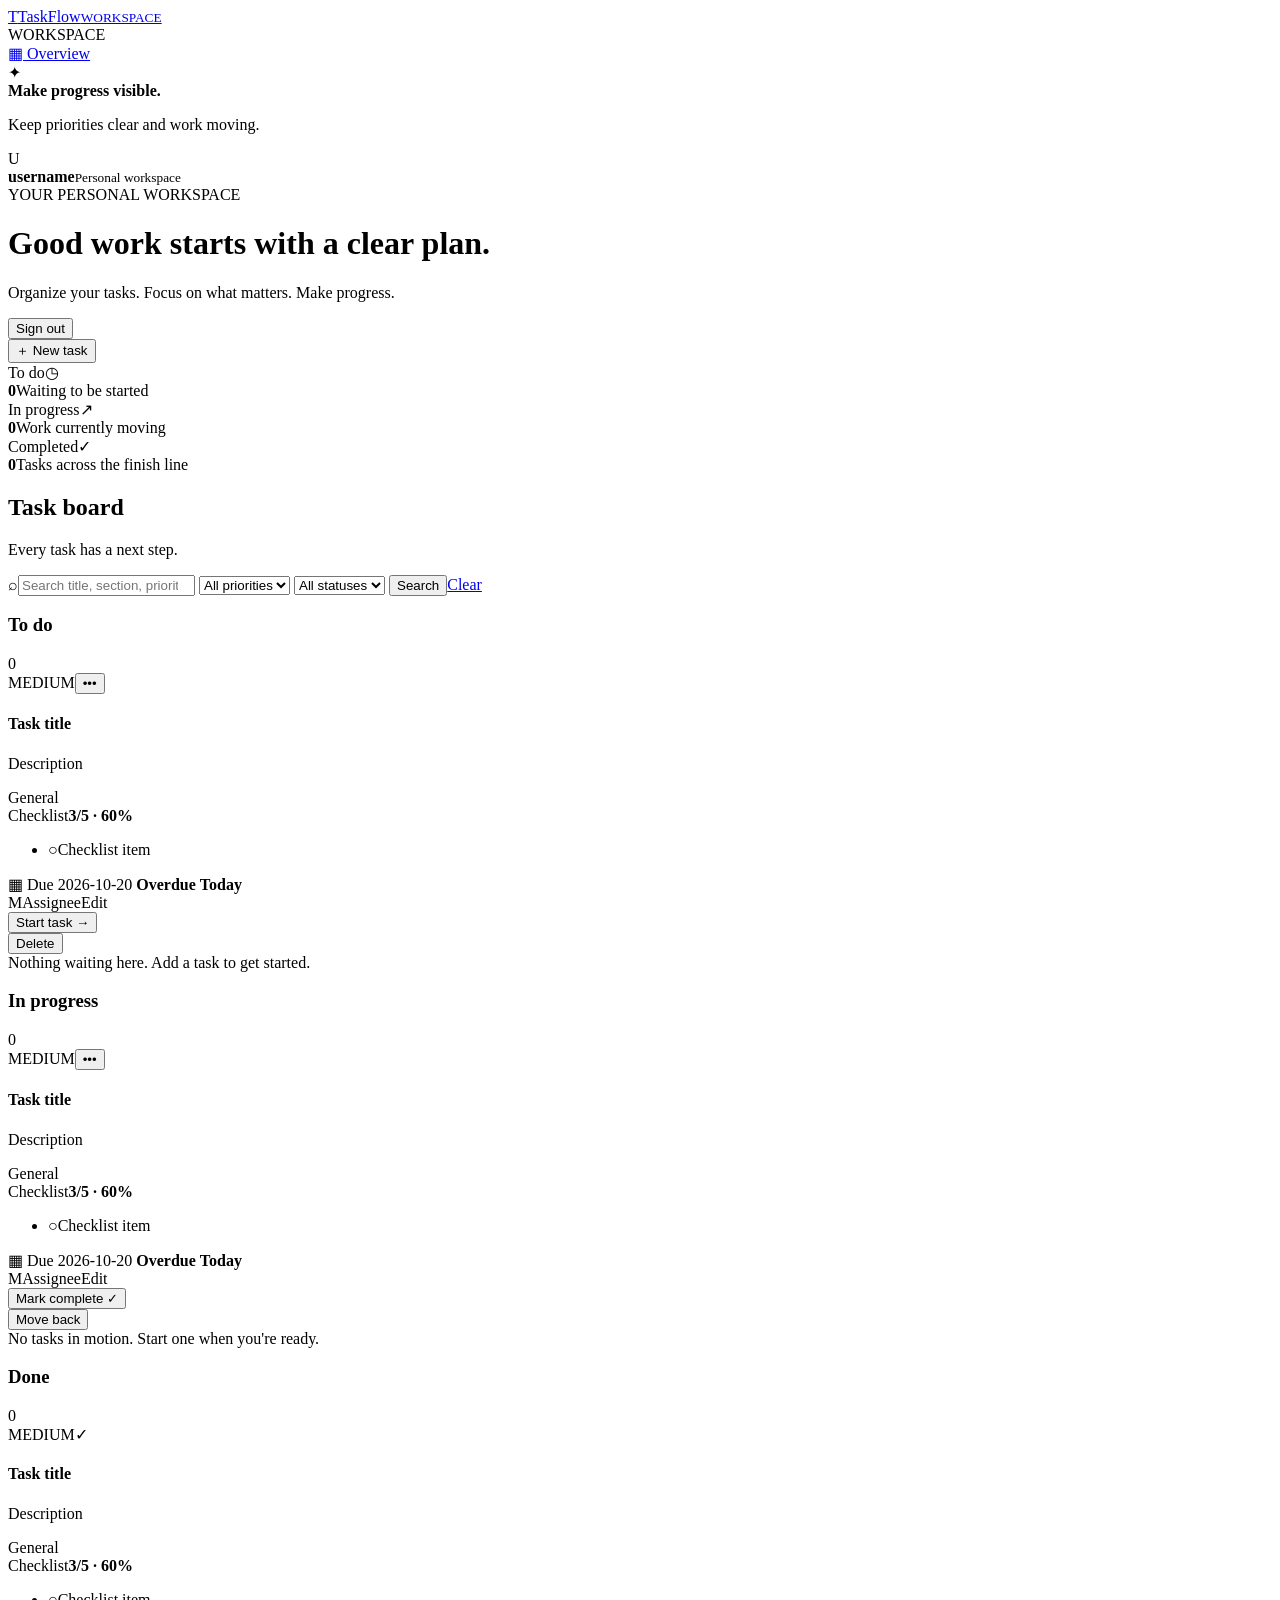
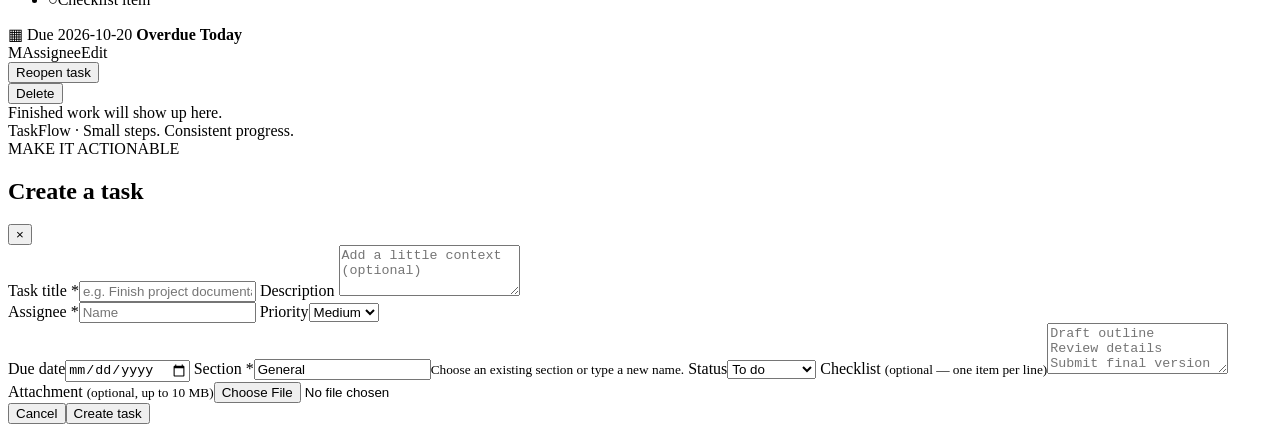
<file: src/main/resources/templates/index.html>
<!DOCTYPE html>
<html lang="en" xmlns:th="http://www.thymeleaf.org">
<head>
  <meta charset="UTF-8"><meta name="viewport" content="width=device-width, initial-scale=1">
  <meta name="_csrf" th:content="${_csrf.token}"><meta name="_csrf_header" th:content="${_csrf.headerName}">
  <title>TaskFlow — Workspace</title>
  <link rel="stylesheet" th:href="@{/css/styles.css}">
  <script defer th:src="@{/js/app.js}"></script>
</head>
<body>
<div class="app-shell">
  <aside class="sidebar">
    <a class="brand" href="/"><span class="brand-mark">T</span><span>TaskFlow<small>WORKSPACE</small></span></a>
    <div class="side-label">WORKSPACE</div>
    <a class="nav-item active" href="/"><span>▦</span> Overview</a>
    <div class="sidebar-note"><span class="note-icon">✦</span><div><b>Make progress visible.</b><p>Keep priorities clear and work moving.</p></div></div>
    <div class="side-bottom"><span class="avatar" th:text="${#strings.substring(currentUsername,0,1).toUpperCase()}">U</span><div><b th:text="${currentUsername}">username</b><small>Personal workspace</small></div></div>
  </aside>
  <main class="main-content">
    <header class="topbar"><div><span class="eyebrow">YOUR PERSONAL WORKSPACE</span><h1>Good work starts with a clear plan.</h1><p class="subheading">Organize your tasks. Focus on what matters. Make progress.</p></div><div class="topbar-actions"><form method="post" th:action="@{/logout}"><button class="secondary-button" type="submit">Sign out</button></form><button class="primary-button" type="button" data-open-modal>＋ New task</button></div></header>

    <div class="flash success" th:if="${success}" th:text="${success}"></div>
    <div class="flash error" th:if="${error}" th:text="${error}"></div>

    <section class="stats-grid">
      <article class="stat-card"><div class="stat-top"><span class="stat-label">To do</span><span class="stat-icon purple">◷</span></div><strong th:text="${todoCount}">0</strong><span class="stat-foot">Waiting to be started</span></article>
      <article class="stat-card"><div class="stat-top"><span class="stat-label">In progress</span><span class="stat-icon blue">↗</span></div><strong th:text="${progressCount}">0</strong><span class="stat-foot">Work currently moving</span></article>
      <article class="stat-card"><div class="stat-top"><span class="stat-label">Completed</span><span class="stat-icon green">✓</span></div><strong th:text="${doneCount}">0</strong><span class="stat-foot">Tasks across the finish line</span></article>
    </section>

    <section class="board-header"><div><h2>Task board</h2><p>Every task has a next step.</p></div>
      <form class="filters" method="get" action="/">
        <label class="search-box"><span>⌕</span><input type="search" name="query" placeholder="Search title, section, priority, assignee..." aria-label="Search tasks by title, description, assignee, section, priority, or status" th:value="${query}"></label>
        <select name="priority" aria-label="Filter by priority"><option value="">All priorities</option><option th:each="p : ${priorities}" th:value="${p}" th:text="${p}" th:selected="${p == selectedPriority}"></option></select>
        <select name="status" aria-label="Filter by status"><option value="">All statuses</option><option th:each="s : ${statuses}" th:value="${s}" th:text="${s.toString().replace('_',' ')}" th:selected="${s == selectedStatus}"></option></select>
        <button class="filter-button" type="submit">Search</button><a class="clear-link" href="/">Clear</a>
      </form>
    </section>

    <section class="board">
      <div class="board-column">
        <div class="column-heading"><span class="column-dot todo-dot"></span><h3>To do</h3><span class="column-count" th:text="${#lists.size(tasks.?[status.name() == 'TODO'])}">0</span></div>
        <div class="task-list" th:attr="data-status='TODO'">
          <article class="task-card" draggable="true" th:attr="data-task-id=${task.id},data-task-status=${task.status.name()},data-checklist-total=${task.checklistTotal},data-checklist-completed=${task.checklistCompleted},data-checklist-percent=${task.checklistPercent}" th:each="task : ${tasks}" th:if="${task.status.name() == 'TODO'}">
            <div class="card-top"><span class="priority" th:classappend="${' priority-' + task.priority.name().toLowerCase()}" th:text="${task.priority}">MEDIUM</span><button class="more-button" type="button" aria-label="Task actions">•••</button></div>
            <h4 th:text="${task.title}">Task title</h4><p class="task-description" th:text="${task.description}">Description</p>
            <div class="task-section-chip" th:text="${task.section}">General</div>
            <section class="card-checklist" th:if="${task.checklistTotal > 0}" aria-label="Checklist progress">
              <div class="checklist-progress-label"><span>Checklist</span><strong th:text="${task.checklistCompleted + '/' + task.checklistTotal + ' · ' + task.checklistPercent + '%'}">3/5 · 60%</strong></div>
              <div class="progress-track" role="progressbar" th:attr="aria-valuenow=${task.checklistPercent},aria-valuemin=0,aria-valuemax=100,aria-label=${'Checklist progress for ' + task.title}"><span class="progress-fill" th:style="${'width:' + task.checklistPercent + '%'}"></span></div>
              <ul class="card-checklist-items"><li th:each="item : ${task.checklistItems}" th:classappend="${item.completed ? ' checklist-done' : ''}"><span class="item-check" th:text="${item.completed ? '✓' : '○'}">○</span><span th:text="${item.text}">Checklist item</span></li></ul>
            </section>
            <div class="due-date" th:if="${task.dueDate != null}" th:classappend="${task.status.name() != 'DONE' and task.dueDate.isBefore(T(java.time.LocalDate).now()) ? ' overdue' : (task.status.name() != 'DONE' and task.dueDate.equals(T(java.time.LocalDate).now()) ? ' due-today' : '')}">
              <span>▦</span> Due <time th:text="${task.dueDate}">2026-10-20</time>
              <strong th:if="${task.status.name() != 'DONE' and task.dueDate.isBefore(T(java.time.LocalDate).now())}">Overdue</strong>
              <strong th:if="${task.status.name() != 'DONE' and task.dueDate.equals(T(java.time.LocalDate).now())}">Today</strong>
            </div>
            <div class="card-footer"><span class="assignee"><span class="mini-avatar" th:text="${#strings.substring(task.assignee,0,1).toUpperCase()}">M</span><span th:text="${task.assignee}">Assignee</span></span><a class="edit-link" th:href="@{/tasks/{id}/edit(id=${task.id})}">Edit</a></div>
            <div class="card-actions"><form method="post" th:action="@{/tasks/{id}/status(id=${task.id})}"><input type="hidden" name="status" value="IN_PROGRESS"><button type="submit">Start task →</button></form><form method="post" th:action="@{/tasks/{id}/delete(id=${task.id})}" data-confirm-delete><button class="delete-link" type="submit">Delete</button></form></div>
          </article>
          <div class="empty-state" th:if="${#lists.isEmpty(tasks.?[status.name() == 'TODO'])}">Nothing waiting here. Add a task to get started.</div>
        </div>
      </div>
      <div class="board-column">
        <div class="column-heading"><span class="column-dot progress-dot"></span><h3>In progress</h3><span class="column-count" th:text="${#lists.size(tasks.?[status.name() == 'IN_PROGRESS'])}">0</span></div>
        <div class="task-list" th:attr="data-status='IN_PROGRESS'">
          <article class="task-card" draggable="true" th:attr="data-task-id=${task.id},data-task-status=${task.status.name()},data-checklist-total=${task.checklistTotal},data-checklist-completed=${task.checklistCompleted},data-checklist-percent=${task.checklistPercent}" th:each="task : ${tasks}" th:if="${task.status.name() == 'IN_PROGRESS'}">
            <div class="card-top"><span class="priority" th:classappend="${' priority-' + task.priority.name().toLowerCase()}" th:text="${task.priority}">MEDIUM</span><button class="more-button" type="button" aria-label="Task actions">•••</button></div>
            <h4 th:text="${task.title}">Task title</h4><p class="task-description" th:text="${task.description}">Description</p>
            <div class="task-section-chip" th:text="${task.section}">General</div>
            <section class="card-checklist" th:if="${task.checklistTotal > 0}" aria-label="Checklist progress">
              <div class="checklist-progress-label"><span>Checklist</span><strong th:text="${task.checklistCompleted + '/' + task.checklistTotal + ' · ' + task.checklistPercent + '%'}">3/5 · 60%</strong></div>
              <div class="progress-track" role="progressbar" th:attr="aria-valuenow=${task.checklistPercent},aria-valuemin=0,aria-valuemax=100,aria-label=${'Checklist progress for ' + task.title}"><span class="progress-fill" th:style="${'width:' + task.checklistPercent + '%'}"></span></div>
              <ul class="card-checklist-items"><li th:each="item : ${task.checklistItems}" th:classappend="${item.completed ? ' checklist-done' : ''}"><span class="item-check" th:text="${item.completed ? '✓' : '○'}">○</span><span th:text="${item.text}">Checklist item</span></li></ul>
            </section>
            <div class="due-date" th:if="${task.dueDate != null}" th:classappend="${task.status.name() != 'DONE' and task.dueDate.isBefore(T(java.time.LocalDate).now()) ? ' overdue' : (task.status.name() != 'DONE' and task.dueDate.equals(T(java.time.LocalDate).now()) ? ' due-today' : '')}">
              <span>▦</span> Due <time th:text="${task.dueDate}">2026-10-20</time>
              <strong th:if="${task.status.name() != 'DONE' and task.dueDate.isBefore(T(java.time.LocalDate).now())}">Overdue</strong>
              <strong th:if="${task.status.name() != 'DONE' and task.dueDate.equals(T(java.time.LocalDate).now())}">Today</strong>
            </div>
            <div class="card-footer"><span class="assignee"><span class="mini-avatar" th:text="${#strings.substring(task.assignee,0,1).toUpperCase()}">M</span><span th:text="${task.assignee}">Assignee</span></span><a class="edit-link" th:href="@{/tasks/{id}/edit(id=${task.id})}">Edit</a></div>
            <div class="card-actions"><form method="post" th:action="@{/tasks/{id}/status(id=${task.id})}" data-confirm-complete><input type="hidden" name="status" value="DONE"><input type="hidden" name="allowIncompleteChecklist" value="false"><input type="hidden" name="markChecklistComplete" value="false"><button type="submit">Mark complete ✓</button></form><form method="post" th:action="@{/tasks/{id}/status(id=${task.id})}"><input type="hidden" name="status" value="TODO"><button class="muted-action" type="submit">Move back</button></form></div>
          </article>
          <div class="empty-state" th:if="${#lists.isEmpty(tasks.?[status.name() == 'IN_PROGRESS'])}">No tasks in motion. Start one when you're ready.</div>
        </div>
      </div>
      <div class="board-column">
        <div class="column-heading"><span class="column-dot done-dot"></span><h3>Done</h3><span class="column-count" th:text="${#lists.size(tasks.?[status.name() == 'DONE'])}">0</span></div>
        <div class="task-list" th:attr="data-status='DONE'">
          <article class="task-card completed-card" draggable="true" th:attr="data-task-id=${task.id},data-task-status=${task.status.name()},data-checklist-total=${task.checklistTotal},data-checklist-completed=${task.checklistCompleted},data-checklist-percent=${task.checklistPercent}" th:each="task : ${tasks}" th:if="${task.status.name() == 'DONE'}">
            <div class="card-top"><span class="priority" th:classappend="${' priority-' + task.priority.name().toLowerCase()}" th:text="${task.priority}">MEDIUM</span><span class="done-check">✓</span></div>
            <h4 th:text="${task.title}">Task title</h4><p class="task-description" th:text="${task.description}">Description</p>
            <div class="task-section-chip" th:text="${task.section}">General</div>
            <section class="card-checklist" th:if="${task.checklistTotal > 0}" aria-label="Checklist progress">
              <div class="checklist-progress-label"><span>Checklist</span><strong th:text="${task.checklistCompleted + '/' + task.checklistTotal + ' · ' + task.checklistPercent + '%'}">3/5 · 60%</strong></div>
              <div class="progress-track" role="progressbar" th:attr="aria-valuenow=${task.checklistPercent},aria-valuemin=0,aria-valuemax=100,aria-label=${'Checklist progress for ' + task.title}"><span class="progress-fill" th:style="${'width:' + task.checklistPercent + '%'}"></span></div>
              <ul class="card-checklist-items"><li th:each="item : ${task.checklistItems}" th:classappend="${item.completed ? ' checklist-done' : ''}"><span class="item-check" th:text="${item.completed ? '✓' : '○'}">○</span><span th:text="${item.text}">Checklist item</span></li></ul>
            </section>
            <div class="due-date" th:if="${task.dueDate != null}" th:classappend="${task.status.name() != 'DONE' and task.dueDate.isBefore(T(java.time.LocalDate).now()) ? ' overdue' : (task.status.name() != 'DONE' and task.dueDate.equals(T(java.time.LocalDate).now()) ? ' due-today' : '')}">
              <span>▦</span> Due <time th:text="${task.dueDate}">2026-10-20</time>
              <strong th:if="${task.status.name() != 'DONE' and task.dueDate.isBefore(T(java.time.LocalDate).now())}">Overdue</strong>
              <strong th:if="${task.status.name() != 'DONE' and task.dueDate.equals(T(java.time.LocalDate).now())}">Today</strong>
            </div>
            <div class="card-footer"><span class="assignee"><span class="mini-avatar" th:text="${#strings.substring(task.assignee,0,1).toUpperCase()}">M</span><span th:text="${task.assignee}">Assignee</span></span><a class="edit-link" th:href="@{/tasks/{id}/edit(id=${task.id})}">Edit</a></div>
            <div class="card-actions"><form method="post" th:action="@{/tasks/{id}/status(id=${task.id})}"><input type="hidden" name="status" value="IN_PROGRESS"><button class="muted-action" type="submit">Reopen task</button></form><form method="post" th:action="@{/tasks/{id}/delete(id=${task.id})}" data-confirm-delete><button class="delete-link" type="submit">Delete</button></form></div>
          </article>
          <div class="empty-state" th:if="${#lists.isEmpty(tasks.?[status.name() == 'DONE'])}">Finished work will show up here.</div>
        </div>
      </div>
    </section>
    <footer class="footer">TaskFlow <span>·</span> Small steps. Consistent progress.</footer>
  </main>
</div>

<div class="modal-backdrop" id="taskModal" aria-hidden="true">
  <section class="modal" role="dialog" aria-modal="true" aria-labelledby="modalTitle">
    <div class="modal-header"><div><span class="eyebrow">MAKE IT ACTIONABLE</span><h2 id="modalTitle">Create a task</h2></div><button type="button" class="close-button" data-close-modal aria-label="Close">×</button></div>
    <form method="post" enctype="multipart/form-data" th:action="@{/tasks}" class="task-form">
      <label>Task title <span>*</span><input name="title" maxlength="120" required placeholder="e.g. Finish project documentation"></label>
      <label>Description <textarea name="description" maxlength="2000" rows="3" placeholder="Add a little context (optional)"></textarea></label>
      <div class="form-row"><label>Assignee <span>*</span><input name="assignee" maxlength="80" required placeholder="Name"></label>
      <label>Priority<select name="priority"><option value="LOW">Low</option><option value="MEDIUM" selected>Medium</option><option value="HIGH">High</option></select></label></div>
      <label>Due date<input type="date" name="dueDate" min="2000-01-01"></label>
      <label>Section <span>*</span><input name="section" maxlength="80" list="sectionSuggestions" value="General" required placeholder="e.g. Job, College, Home"><datalist id="sectionSuggestions"><option th:each="section : ${sections}" th:value="${section}"></option><option value="Job"></option><option value="College"></option><option value="Home"></option></datalist><small>Choose an existing section or type a new name.</small></label>
      <label>Status<select name="status"><option value="TODO">To do</option><option value="IN_PROGRESS">In progress</option><option value="DONE">Done</option></select></label>
      <label>Checklist <small>(optional — one item per line)</small><textarea name="checklistItems" maxlength="3000" rows="3" placeholder="Draft outline&#10;Review details&#10;Submit final version"></textarea></label>
      <label>Attachment <small>(optional, up to 10 MB)</small><input type="file" name="file"></label>
      <div class="modal-actions"><button type="button" class="secondary-button" data-close-modal>Cancel</button><button type="submit" class="primary-button">Create task</button></div>
    </form>
  </section>
</div>
</body></html>
</file>
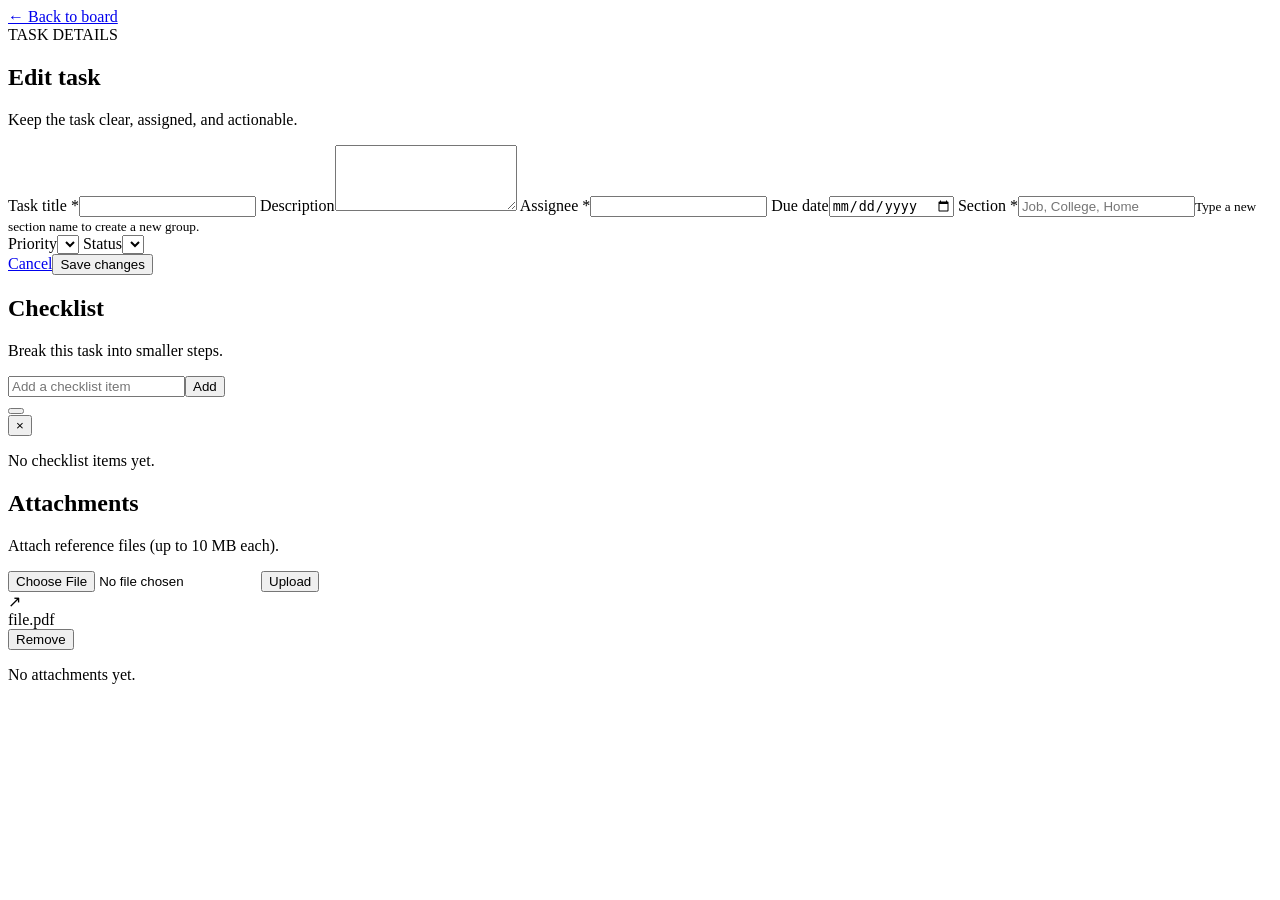
<file: src/main/resources/templates/edit.html>
<!DOCTYPE html>
<html lang="en" xmlns:th="http://www.thymeleaf.org">
<head><meta charset="UTF-8"><meta name="viewport" content="width=device-width, initial-scale=1"><title>Edit task — TaskFlow</title><link rel="stylesheet" th:href="@{/css/styles.css}"></head>
<body class="edit-page">
<main class="edit-container">
  <a href="/" class="back-link">← Back to board</a>
  <section class="edit-panel">
    <span class="eyebrow">TASK DETAILS</span><h1>Edit task</h1><p class="subheading">Keep the task clear, assigned, and actionable.</p>
    <div class="flash success" th:if="${success}" th:text="${success}"></div>
    <div class="flash error" th:if="${error}" th:text="${error}"></div>
    <form method="post" th:action="@{/tasks/{id}/edit(id=${taskId})}" th:object="${form}" class="task-form">
      <div class="field-error" th:each="e : ${#fields.errors('*')}" th:text="${e}"></div>
      <label>Task title <span>*</span><input th:field="*{title}" maxlength="120" required></label>
      <label>Description<textarea th:field="*{description}" maxlength="2000" rows="4"></textarea></label>
      <label>Assignee <span>*</span><input th:field="*{assignee}" maxlength="80" required></label>
      <label>Due date<input type="date" th:field="*{dueDate}"></label>
      <label>Section <span>*</span><input th:field="*{section}" maxlength="80" list="sectionSuggestions" required placeholder="Job, College, Home"><datalist id="sectionSuggestions"><option th:each="section : ${sections}" th:value="${section}"></option><option value="General"></option><option value="Job"></option><option value="College"></option><option value="Home"></option></datalist><small>Type a new section name to create a new group.</small></label>
      <div class="form-row"><label>Priority<select th:field="*{priority}"><option th:each="p : ${priorities}" th:value="${p}" th:text="${p}"></option></select></label>
      <label>Status<select th:field="*{status}"><option th:each="s : ${statuses}" th:value="${s}" th:text="${s.toString().replace('_',' ')}"></option></select></label></div>
      <div class="modal-actions"><a href="/" class="secondary-button button-link">Cancel</a><button type="submit" class="primary-button">Save changes</button></div>
    </form>
    <div class="task-extras">
      <section class="extra-panel"><h2>Checklist</h2><p class="subheading">Break this task into smaller steps.</p>
        <form method="post" th:action="@{/tasks/{id}/checklist(id=${taskId})}" class="inline-add"><input name="text" maxlength="180" required placeholder="Add a checklist item"><button class="primary-button" type="submit">Add</button></form>
        <div class="checklist-row" th:each="item : ${checklist}"><form method="post" th:action="@{/tasks/{id}/checklist/{itemId}/toggle(id=${taskId},itemId=${item.id})}"><input type="hidden" name="completed" th:value="${!item.completed}"><button type="submit" class="check-toggle" th:classappend="${item.completed ? ' checked' : ''}" th:text="${item.completed ? '✓' : '○'}" aria-label="Toggle checklist item"></button></form><span th:classappend="${item.completed ? ' checklist-done' : ''}" th:text="${item.text}"></span><form method="post" th:action="@{/tasks/{id}/checklist/{itemId}/delete(id=${taskId},itemId=${item.id})}"><button class="delete-link" type="submit" aria-label="Delete checklist item">×</button></form></div>
        <p class="muted-note" th:if="${#lists.isEmpty(checklist)}">No checklist items yet.</p>
      </section>
      <section class="extra-panel"><h2>Attachments</h2><p class="subheading">Attach reference files (up to 10 MB each).</p>
        <form method="post" enctype="multipart/form-data" th:action="@{/tasks/{id}/attachments(id=${taskId})}" class="inline-add upload-form"><input type="file" name="file" required><button class="primary-button" type="submit">Upload</button></form>
        <div class="attachment-row" th:each="attachment : ${attachments}"><span class="file-icon">↗</span><div class="attachment-name"><a th:href="@{/tasks/{id}/attachments/{attachmentId}(id=${taskId},attachmentId=${attachment.id})}" th:text="${attachment.originalName}">file.pdf</a><small th:text="${#numbers.formatDecimal(attachment.sizeBytes / 1024.0, 1, 1)} + ' KB'"></small></div><form method="post" th:action="@{/tasks/{id}/attachments/{attachmentId}/delete(id=${taskId},attachmentId=${attachment.id})}"><button class="delete-link" type="submit">Remove</button></form></div>
        <p class="muted-note" th:if="${#lists.isEmpty(attachments)}">No attachments yet.</p>
      </section>
    </div>
  </section>
</main>
<script>
(() => {
  const taskForm = document.querySelector('form.task-form');
  const extras = document.querySelector('.task-extras');
  if (!taskForm || !extras) return;

  let saving = false;

  extras.addEventListener('submit', async (event) => {
    const actionForm = event.target.closest('form');
    if (!actionForm || !extras.contains(actionForm)) return;

    const toggleButton = actionForm.querySelector('.check-toggle');
    const isToggle = Boolean(toggleButton);

    event.preventDefault();
    if (saving) return;
    if (!taskForm.reportValidity()) return;

    saving = true;
    const submitButton = event.submitter;
    if (submitButton) submitButton.disabled = true;

    try {
      // Save pending title/description/section/etc. before applying the extra action.
      const saveResponse = await fetch(taskForm.action, {
        method: 'POST',
        body: new FormData(taskForm),
        credentials: 'same-origin',
        redirect: 'follow'
      });
      const finalUrl = new URL(saveResponse.url, window.location.href);
      const editPath = new URL(taskForm.action, window.location.href).pathname;
      if (!saveResponse.ok || finalUrl.pathname === editPath) {
        window.location.assign(saveResponse.url || window.location.href);
        return;
      }

      if (isToggle) {
        // Toggle in the background so the browser doesn't jump to the top.
        const actionResponse = await fetch(actionForm.action, {
          method: 'POST',
          body: new FormData(actionForm),
          credentials: 'same-origin',
          redirect: 'follow'
        });
        if (!actionResponse.ok) throw new Error('Checklist update failed');

        const completed = actionForm.querySelector('input[name="completed"]').value === 'true';
        toggleButton.classList.toggle('checked', completed);
        toggleButton.textContent = completed ? '✓' : '○';
        toggleButton.setAttribute('aria-label', completed ? 'Mark checklist item incomplete' : 'Mark checklist item complete');
        const itemText = actionForm.closest('.checklist-row')?.querySelector('span');
        if (itemText) itemText.classList.toggle('checklist-done', completed);
        actionForm.querySelector('input[name="completed"]').value = String(!completed);
        saving = false;
        if (submitButton) submitButton.disabled = false;
        return;
      }

      // Other extra actions still use their existing server-rendered response.
      HTMLFormElement.prototype.submit.call(actionForm);
    } catch (error) {
      alert('Could not save your changes. Please try again.');
      saving = false;
      if (submitButton) submitButton.disabled = false;
    }
  });
})();
</script>
</body></html>
</file>
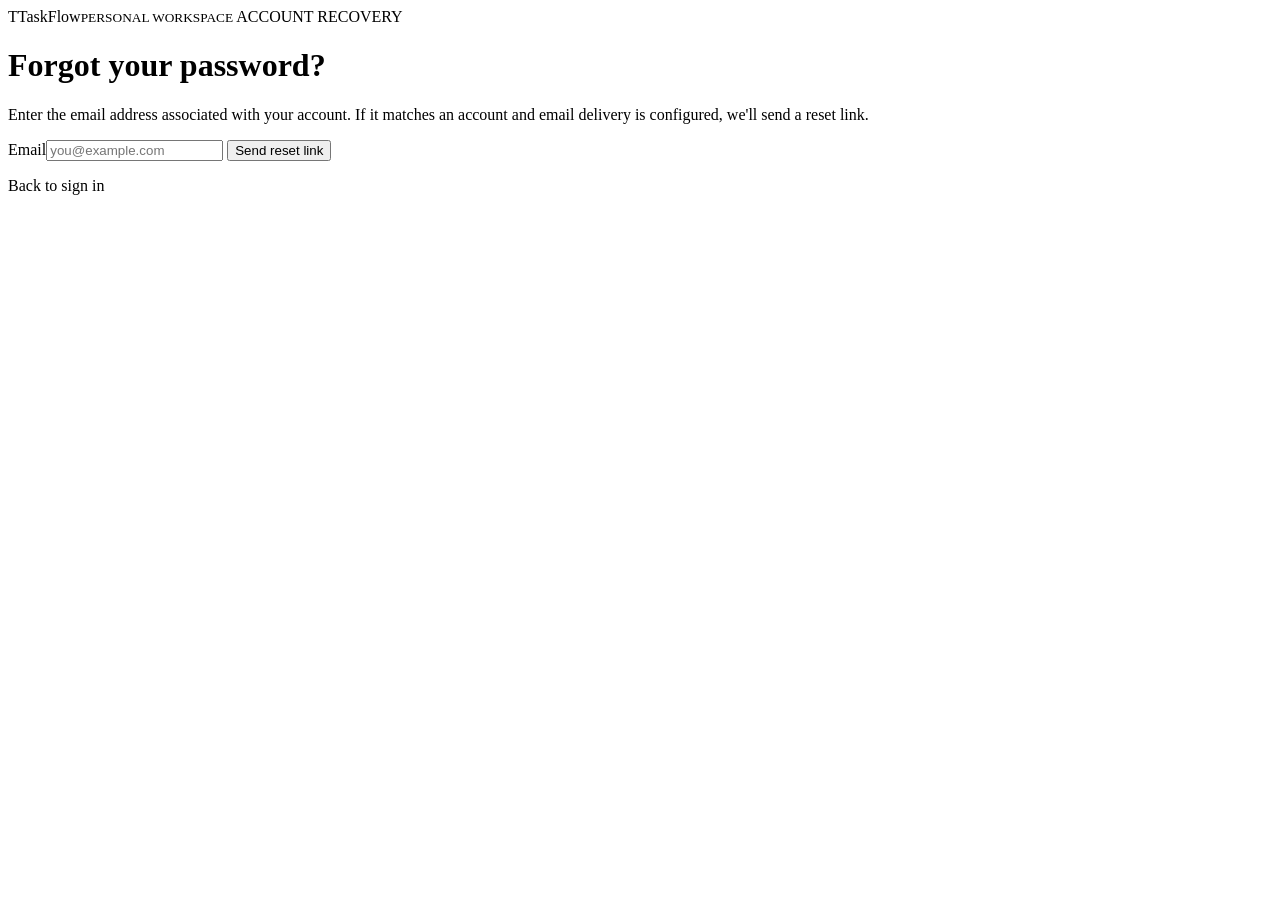
<file: src/main/resources/templates/forgot-password.html>
<!DOCTYPE html>
<html lang="en" xmlns:th="http://www.thymeleaf.org">
<head>
  <meta charset="UTF-8"><meta name="viewport" content="width=device-width, initial-scale=1">
  <title>Forgot password — TaskFlow</title><link rel="stylesheet" th:href="@{/css/styles.css}">
</head>
<body class="login-page">
  <main class="login-card">
    <a class="brand login-brand" th:href="@{/login}"><span class="brand-mark">T</span><span>TaskFlow<small>PERSONAL WORKSPACE</small></span></a>
    <span class="eyebrow">ACCOUNT RECOVERY</span>
    <h1>Forgot your password?</h1>
    <p class="subheading">Enter the email address associated with your account. If it matches an account and email delivery is configured, we'll send a reset link.</p>
    <div class="flash error" th:if="${error}" th:text="${error}"></div>
    <div class="flash success" th:if="${param.submitted}" th:text="${message} ?: 'If an account exists for that email and email delivery is configured, a reset link will be sent shortly.'"></div>
    <form method="post" th:action="@{/forgot-password}" class="task-form login-form">
      <label>Email<input name="email" type="email" autocomplete="email" required maxlength="254" placeholder="you@example.com"></label>
      <button type="submit" class="primary-button login-submit">Send reset link</button>
    </form>
    <p class="login-footnote"><a th:href="@{/login}">Back to sign in</a></p>
  </main>
</body>
</html>
</file>
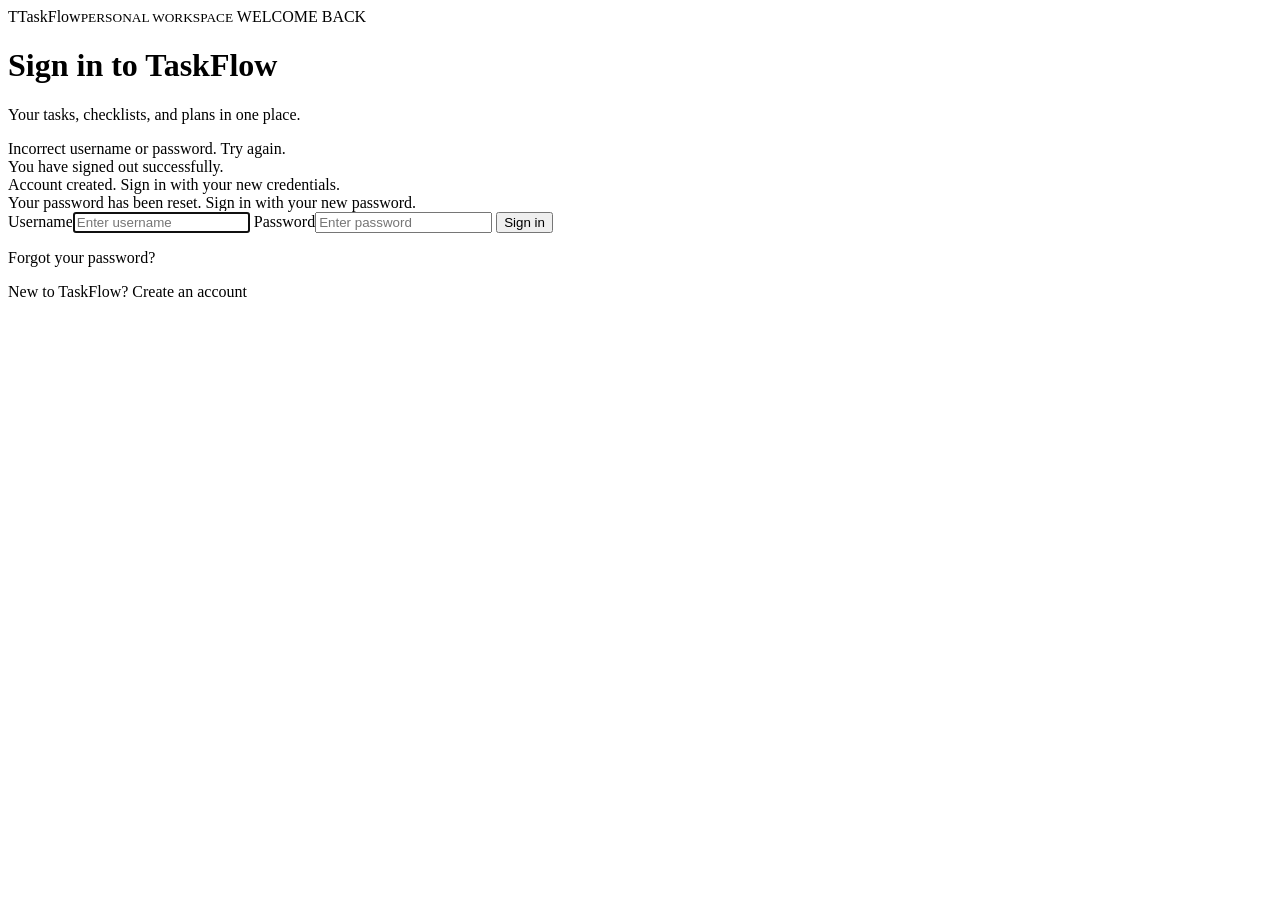
<file: src/main/resources/templates/login.html>
<!DOCTYPE html>
<html lang="en" xmlns:th="http://www.thymeleaf.org">
<head>
  <meta charset="UTF-8"><meta name="viewport" content="width=device-width, initial-scale=1">
  <title>Sign in — TaskFlow</title><link rel="stylesheet" th:href="@{/css/styles.css}">
</head>
<body class="login-page">
  <main class="login-card">
    <a class="brand login-brand" th:href="@{/}"><span class="brand-mark">T</span><span>TaskFlow<small>PERSONAL WORKSPACE</small></span></a>
    <span class="eyebrow">WELCOME BACK</span>
    <h1>Sign in to TaskFlow</h1>
    <p class="subheading">Your tasks, checklists, and plans in one place.</p>
    <div class="flash error" th:if="${param.error}">Incorrect username or password. Try again.</div>
    <div class="flash success" th:if="${param.logout}">You have signed out successfully.</div>
    <div class="flash success" th:if="${param.registered}">Account created. Sign in with your new credentials.</div>
    <div class="flash success" th:if="${param.passwordReset}">Your password has been reset. Sign in with your new password.</div>
    <div class="flash success" th:if="${success}" th:text="${success}"></div>
    <form method="post" th:action="@{/login}" class="task-form login-form">
      <label>Username<input name="username" autocomplete="username" required autofocus placeholder="Enter username"></label>
      <label>Password<input name="password" type="password" autocomplete="current-password" required placeholder="Enter password"></label>
      <button type="submit" class="primary-button login-submit">Sign in</button>
    </form>
    <p class="login-footnote"><a th:href="@{/forgot-password}">Forgot your password?</a></p>
    <p class="login-footnote">New to TaskFlow? <a th:href="@{/register}">Create an account</a></p>
  </main>
</body>
</html>
</file>
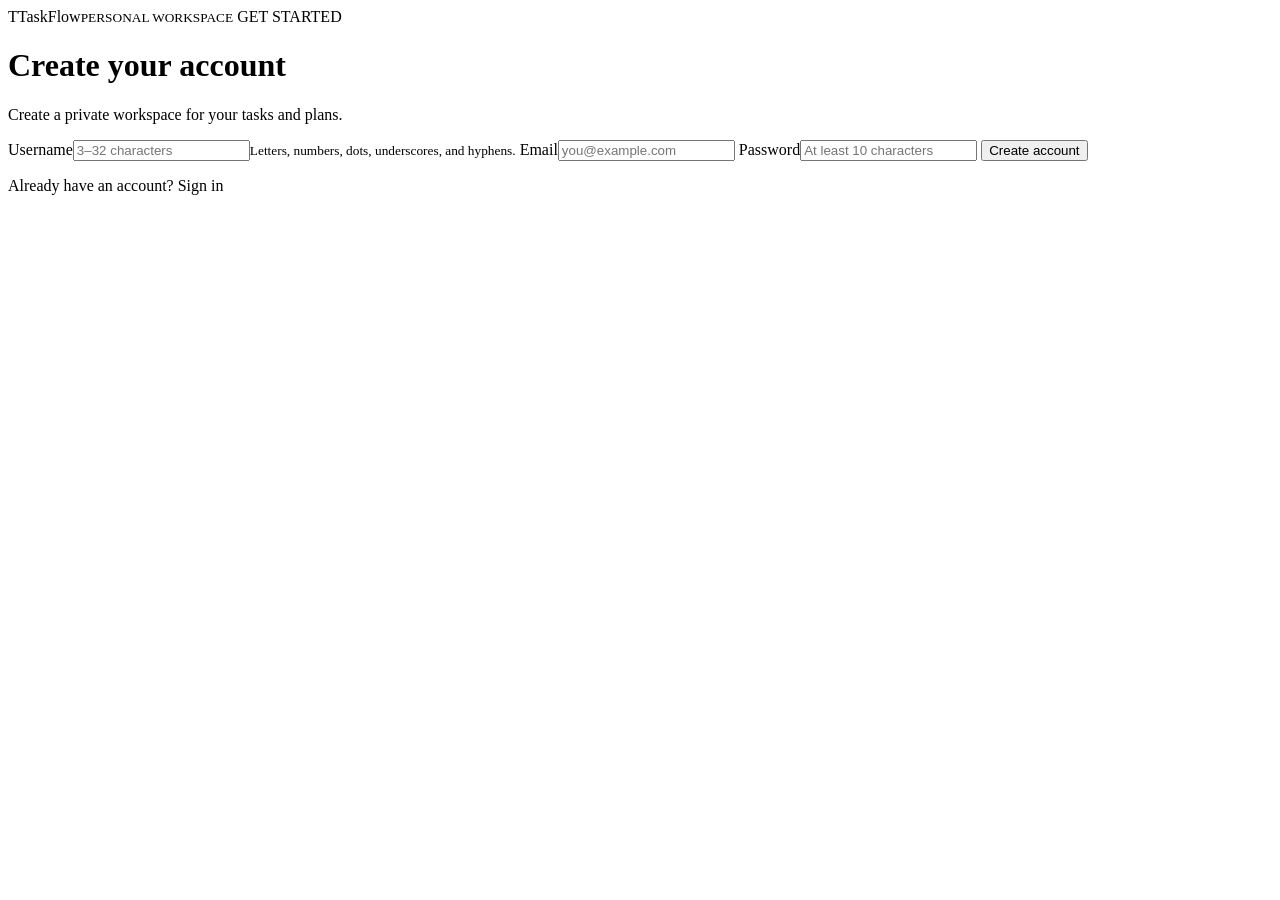
<file: src/main/resources/templates/register.html>
<!DOCTYPE html>
<html lang="en" xmlns:th="http://www.thymeleaf.org">
<head>
  <meta charset="UTF-8"><meta name="viewport" content="width=device-width, initial-scale=1">
  <title>Create account — TaskFlow</title><link rel="stylesheet" th:href="@{/css/styles.css}">
</head>
<body class="login-page">
  <main class="login-card">
    <a class="brand login-brand" th:href="@{/login}"><span class="brand-mark">T</span><span>TaskFlow<small>PERSONAL WORKSPACE</small></span></a>
    <span class="eyebrow">GET STARTED</span>
    <h1>Create your account</h1>
    <p class="subheading">Create a private workspace for your tasks and plans.</p>
    <div class="flash error" th:if="${error}" th:text="${error}"></div>
    <form method="post" th:action="@{/register}" th:object="${registration}" class="task-form login-form">
      <label>Username<input th:field="*{username}" autocomplete="username" required minlength="3" maxlength="32" pattern="[A-Za-z0-9._-]+" placeholder="3–32 characters"><small>Letters, numbers, dots, underscores, and hyphens.</small></label>
      <label>Email<input th:field="*{email}" type="email" autocomplete="email" required maxlength="254" placeholder="you@example.com"></label>
      <label>Password<input th:field="*{password}" type="password" autocomplete="new-password" required minlength="10" maxlength="72" placeholder="At least 10 characters"></label>
      <button type="submit" class="primary-button login-submit">Create account</button>
    </form>
    <p class="login-footnote">Already have an account? <a th:href="@{/login}">Sign in</a></p>
  </main>
</body>
</html>
</file>
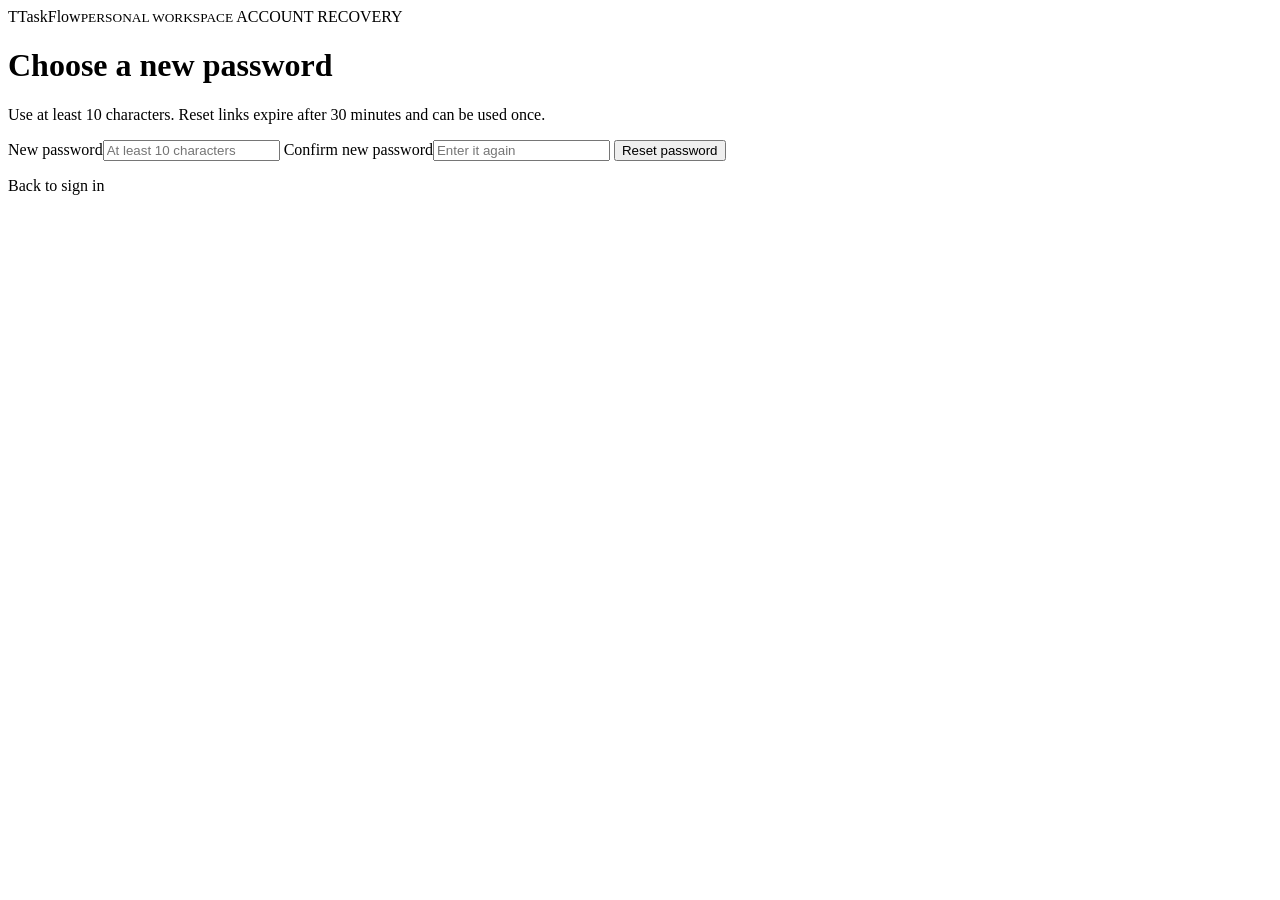
<file: src/main/resources/templates/reset-password.html>
<!DOCTYPE html>
<html lang="en" xmlns:th="http://www.thymeleaf.org">
<head>
  <meta charset="UTF-8"><meta name="viewport" content="width=device-width, initial-scale=1">
  <title>Reset password — TaskFlow</title><link rel="stylesheet" th:href="@{/css/styles.css}">
</head>
<body class="login-page">
  <main class="login-card">
    <a class="brand login-brand" th:href="@{/login}"><span class="brand-mark">T</span><span>TaskFlow<small>PERSONAL WORKSPACE</small></span></a>
    <span class="eyebrow">ACCOUNT RECOVERY</span>
    <h1>Choose a new password</h1>
    <p class="subheading">Use at least 10 characters. Reset links expire after 30 minutes and can be used once.</p>
    <div class="flash error" th:if="${error}" th:text="${error}"></div>
    <form method="post" th:action="@{/reset-password}" class="task-form login-form">
      <input type="hidden" name="token" th:value="${token}">
      <label>New password<input name="password" type="password" autocomplete="new-password" required minlength="10" maxlength="72" placeholder="At least 10 characters"></label>
      <label>Confirm new password<input name="confirmPassword" type="password" autocomplete="new-password" required minlength="10" maxlength="72" placeholder="Enter it again"></label>
      <button type="submit" class="primary-button login-submit">Reset password</button>
    </form>
    <p class="login-footnote"><a th:href="@{/login}">Back to sign in</a></p>
  </main>
</body>
</html>
</file>
